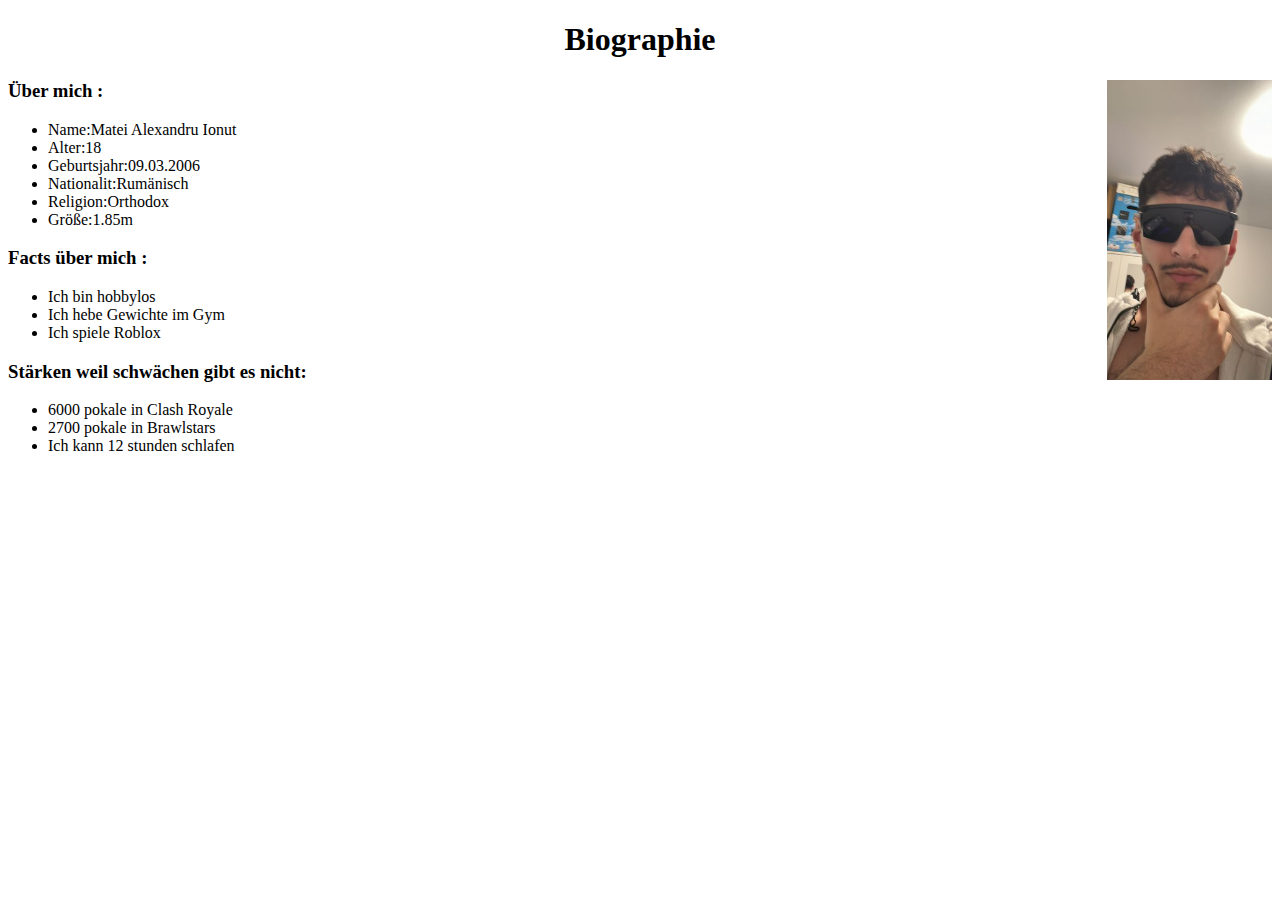
<file: 2024-10-03/index.html>
<!DOCTYPE html>
<html lang="en">

<head>
    <meta charset="UTF-8">
    <meta name="viewport" content="width=device-width, initial-scale=1.0">
    <title>Portofolio</title>
    <link rel="stylesheet" href="style.css">
</head>

<body>

    <div class="titel">
        <h1>Biographie </h1>
    </div>
    <img src="ich.jpg" alt="Bild" width="165" height="300">
    <h3> Über mich :</h3>
    <ul>
        <li>Name:Matei Alexandru Ionut </li>
        <li>Alter:18</li>
        <li>Geburtsjahr:09.03.2006</li>
        <li>Nationalit:Rumänisch</li>
        <li>Religion:Orthodox</li>
        <li>Größe:1.85m</li>


    </ul>
    <h3>
        Facts über mich :
    </h3>
    <ul>
        <li>Ich bin hobbylos</li>
        <li>Ich hebe Gewichte im Gym</li>
        <li>Ich spiele Roblox</li>

    </ul>
    <h3>Stärken weil schwächen gibt es nicht:</h3>
    <ul>
        <li>6000 pokale in Clash Royale</li>
        <li>2700 pokale in Brawlstars</li>
        <li>Ich kann 12 stunden schlafen</li>

    </ul>
</body>

</html>
</file>
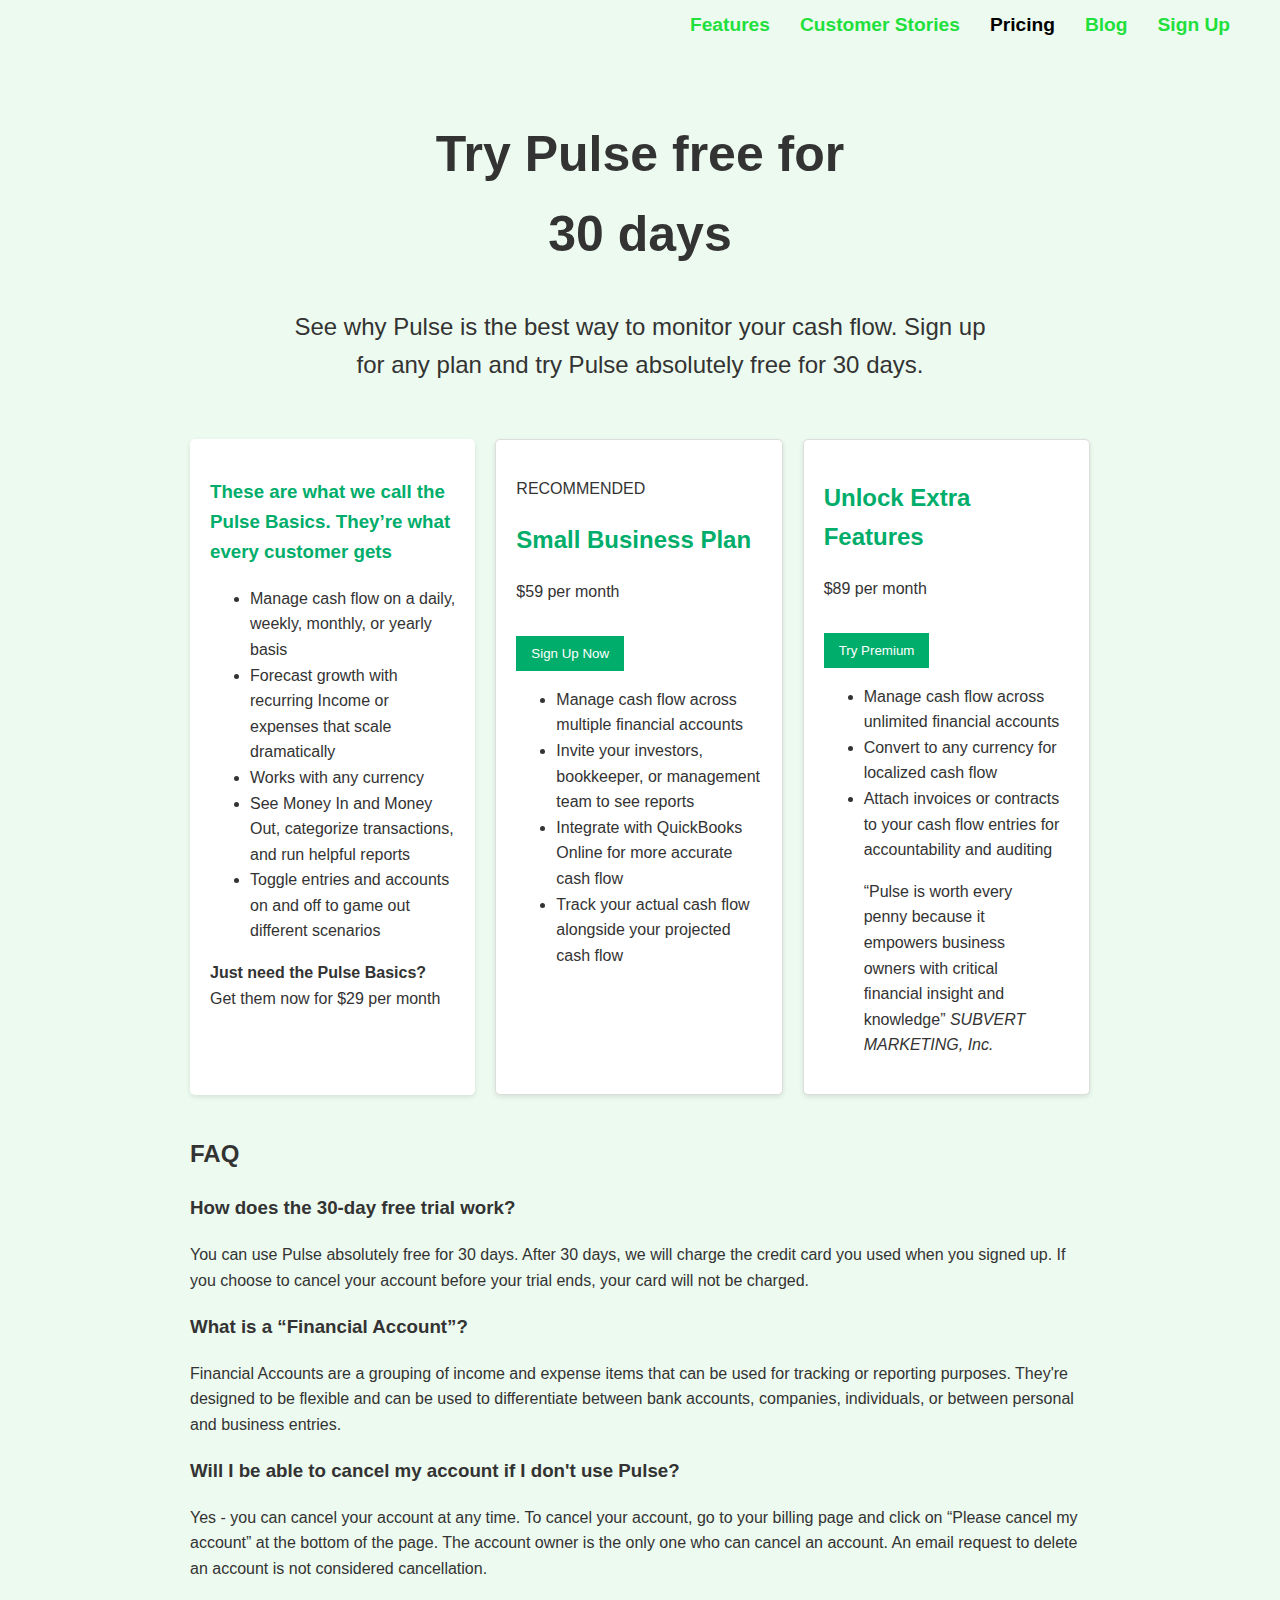
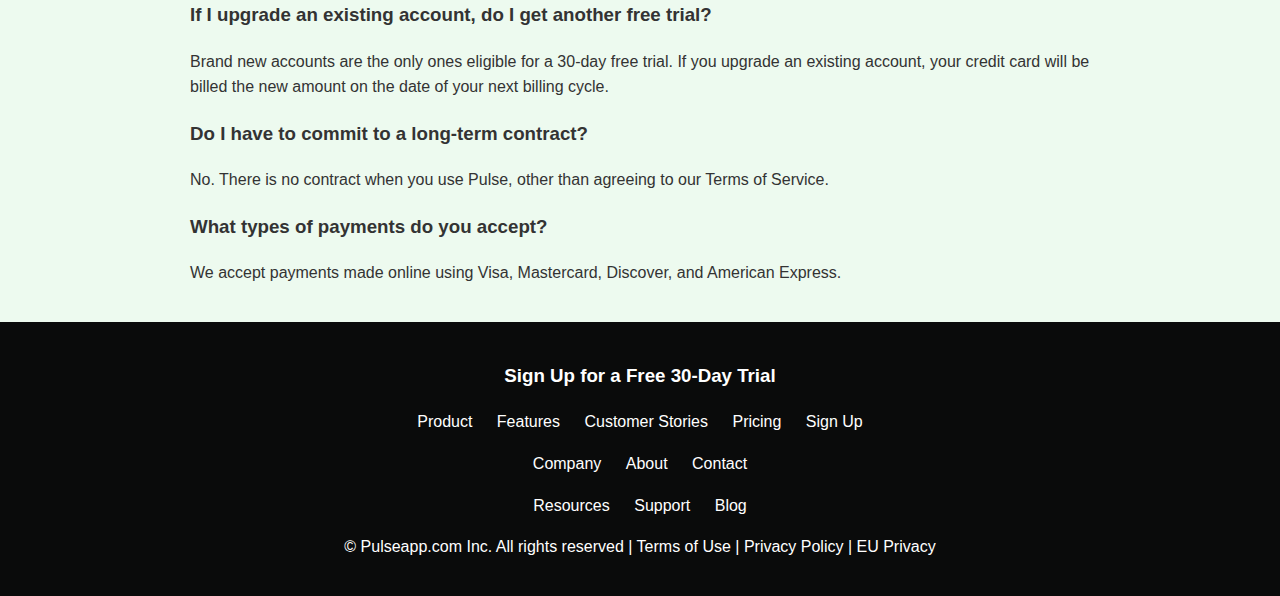
<file: 2024-11-25/index.html>
<!DOCTYPE html>
<html lang="en">

<head>
    <meta charset="UTF-8">
    <meta name="viewport" content="width=device-width, initial-scale=1.0">
    <title>Pulse</title>
    <link rel="stylesheet" href="styles.css">
</head>

<body>
    <header>
        <nav>
            <ul>
                <li><a href="features">Features</a></li>
                <li><a href="customer-stories">Customer Stories</a></li>
                <li><a href="pricing" class="active">Pricing</a></li>
                <li><a href="#">Blog</a></li>
                <li bor><a href="sign-up">Sign Up</a></li>
            </ul>
        </nav>
    </header>
    <main>
        <section class="hero">
            <h1>Try Pulse free for<br> 30 days</h1>
            <p>See why Pulse is the best way to monitor your cash flow. Sign up <br>for any plan and try Pulse
                absolutely
                free for 30 days.</p>
        </section>
        <section class="pricing">
            <div class="plan basics">
                <h3>These are what we call the Pulse Basics. They’re what every customer gets</h3>
                <ul>
                    <li>Manage cash flow on a daily, weekly, monthly, or yearly basis</li>
                    <li>Forecast growth with recurring Income or expenses that scale dramatically</li>
                    <li>Works with any currency</li>
                    <li>See Money In and Money Out, categorize transactions, and run helpful reports</li>
                    <li>Toggle entries and accounts on and off to game out different scenarios</li>
                </ul>
                <p><strong>Just need the Pulse Basics?</strong> Get them now for $29 per month</p>
            </div>
            <div class="plan recommended">
                <p>RECOMMENDED</p>
                <h2>Small Business Plan</h2>
                <p>$59 per month</p>

                <button>Sign Up Now</button>
                <ul>
                    <li>Manage cash flow across multiple financial accounts</li>
                    <li>Invite your investors, bookkeeper, or management team to see reports</li>
                    <li>Integrate with QuickBooks Online for more accurate cash flow</li>
                    <li>Track your actual cash flow alongside your projected cash flow</li>
                </ul>
            </div>
            <div class="plan premium">
                <h2>Unlock Extra Features</h2>
                <p>$89 per month</p>
                <button>Try Premium</button>
                <ul>
                    <li>Manage cash flow across unlimited financial accounts</li>
                    <li>Convert to any currency for localized cash flow</li>
                    <li>Attach invoices or contracts to your cash flow entries for accountability and auditing</li>
                </ul>
                <blockquote>
                    “Pulse is worth every penny because it empowers business owners with critical financial insight and
                    knowledge”
                    <cite>SUBVERT MARKETING, Inc.</cite>
                </blockquote>
            </div>
        </section>
        <section class="faq">
            <h2>FAQ</h2>
            <article>
                <h3>How does the 30-day free trial work?</h3>
                <p>You can use Pulse absolutely free for 30 days. After 30 days, we will charge the credit card you used
                    when you signed up. If you choose to cancel your account before your trial ends, your card will not
                    be charged.</p>
            </article>
            <article>
                <h3>What is a “Financial Account”?</h3>
                <p>Financial Accounts are a grouping of income and expense items that can be used for tracking or
                    reporting purposes. They're designed to be flexible and can be used to differentiate between bank
                    accounts, companies, individuals, or between personal and business entries.</p>
            </article>
            <article>
                <h3>Will I be able to cancel my account if I don't use Pulse?</h3>
                <p>Yes - you can cancel your account at any time. To cancel your account, go to your billing page and
                    click on “Please cancel my account” at the bottom of the page. The account owner is the only one who
                    can cancel an account. An email request to delete an account is not considered cancellation.</p>
            </article>
            <article>
                <h3>If I upgrade an existing account, do I get another free trial?</h3>
                <p>Brand new accounts are the only ones eligible for a 30-day free trial. If you upgrade an existing
                    account, your credit card will be billed the new amount on the date of your next billing cycle.</p>
            </article>
            <article>
                <h3>Do I have to commit to a long-term contract?</h3>
                <p>No. There is no contract when you use Pulse, other than agreeing to our Terms of Service.</p>
            </article>
            <article>
                <h3>What types of payments do you accept?</h3>
                <p>We accept payments made online using Visa, Mastercard, Discover, and American Express.</p>
            </article>
        </section>
    </main>
    <footer>
        <div>
            <h3>Sign Up for a Free 30-Day Trial</h3>
        </div>
        <div>
            <ul>
                <li><a href="features">Product</a></li>
                <li><a href="features">Features</a></li>
                <li><a href="customer-stories">Customer Stories</a></li>
                <li><a href="pricing">Pricing</a></li>
                <li><a href="sign-up">Sign Up</a></li>
            </ul>
            <ul>
                <li><a href="about">Company</a></li>
                <li><a href="about">About</a></li>
                <li><a href="contact">Contact</a></li>
            </ul>
            <ul>
                <li><a href="support">Resources</a></li>
                <li><a href="support">Support</a></li>
                <li><a href="blog">Blog</a></li>
            </ul>
        </div>
        <p>&copy; Pulseapp.com Inc. All rights reserved | Terms of Use | Privacy Policy | EU Privacy</p>
    </footer>
</body>

</html>
</file>
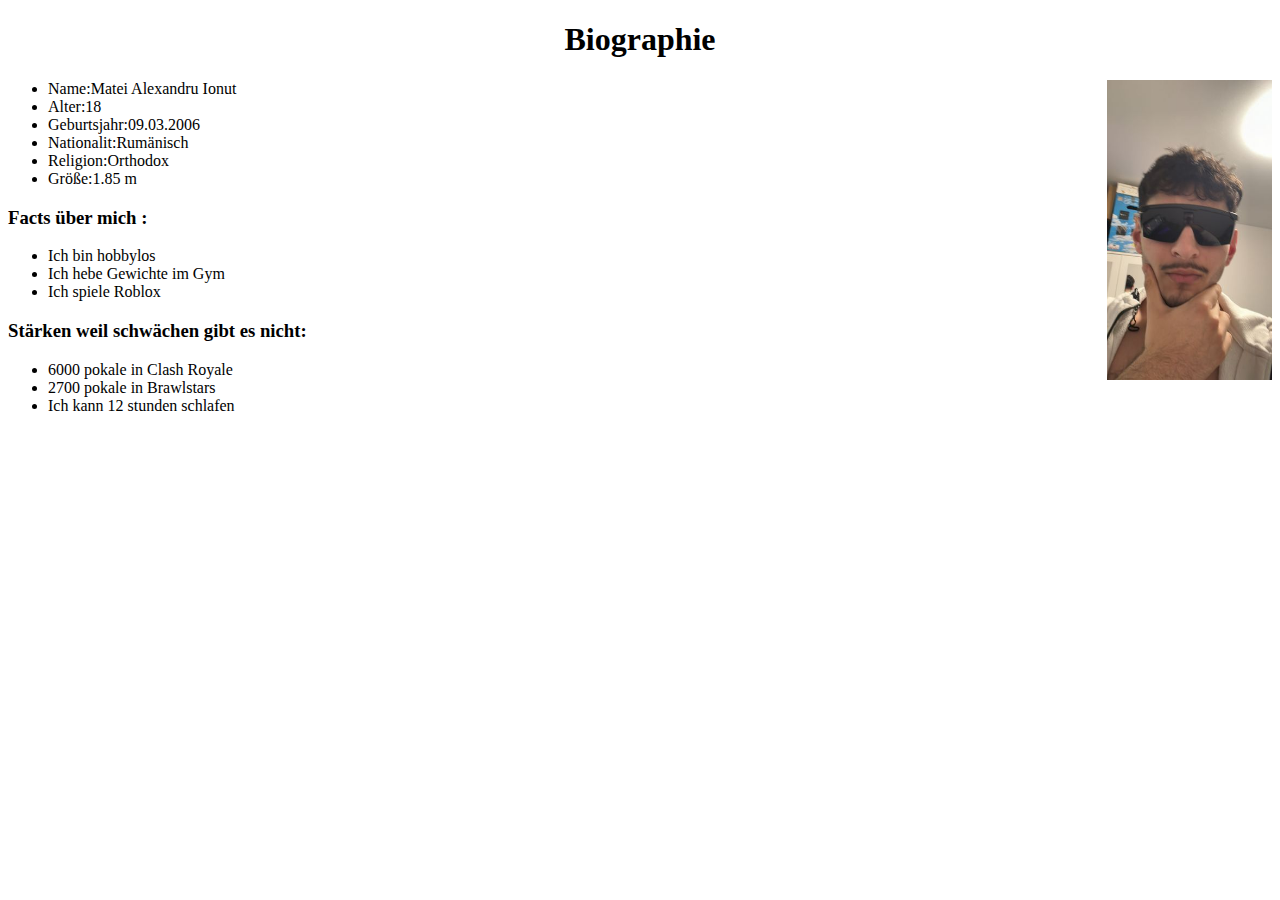
<file: 2024.10.10/index.html>
<!DOCTYPE html>
<html lang="en">

<head>
    <meta charset="UTF-8">
    <meta name="viewport" content="width=device-width, initial-scale=1.0">
    <title>Portofolio</title>
    <link rel="stylesheet" href="style.css">
</head>

<body>

    <div class="titel">
        <h1>Biographie </h1>
    </div>
    <img src="ich.jpg" alt="Bild" width="165" height="300">
    <ul>
        <li>Name:Matei Alexandru Ionut </li>
        <li>Alter:18</li>
        <li>Geburtsjahr:09.03.2006</li>
        <li>Nationalit:Rumänisch</li>
        <li>Religion:Orthodox</li>
        <li>Größe:1.85 m</li>


    </ul>
    <h3>
        Facts über mich :
    </h3>
    <ul>
        <li>Ich bin hobbylos</li>
        <li>Ich hebe Gewichte im Gym</li>
        <li>Ich spiele Roblox</li>

    </ul>
    <h3>Stärken weil schwächen gibt es nicht:</h3>
    <ul>
        <li>6000 pokale in Clash Royale</li>
        <li>2700 pokale in Brawlstars</li>
        <li>Ich kann 12 stunden schlafen</li>

    </ul>
</body>

</html>
</file>
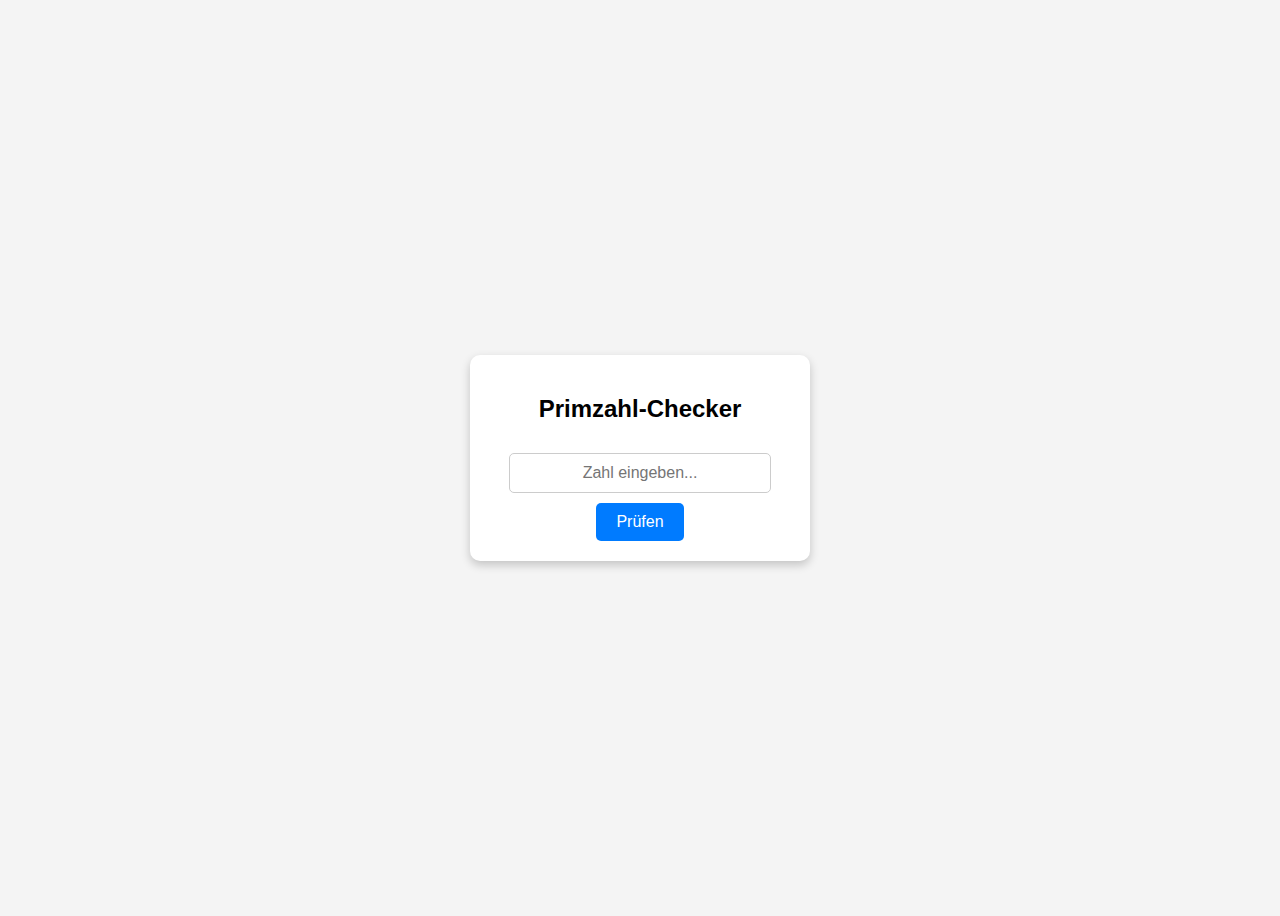
<file: 2025-02-20-prim/index.html>
<!DOCTYPE html>
<html lang="de">
<head>
    <meta charset="UTF-8">
    <meta name="viewport" content="width=device-width, initial-scale=1.0">
    <title>Primäre zahlen uberpfrufen</title>
    <link rel="stylesheet" href="style.css">
    <link rel="java" href="java.js">
</head>
<body>
    <div class="container">
        <h2>Primzahl-Checker</h2>
        <input type="text" id="numberInput" placeholder="Zahl eingeben...">
        <button onclick="checkPrime()">Prüfen</button>
        <div id="resultMessage" class="message"></div>
    </div>
    <script src="java.js"></script>
</body>
</html>
</file>
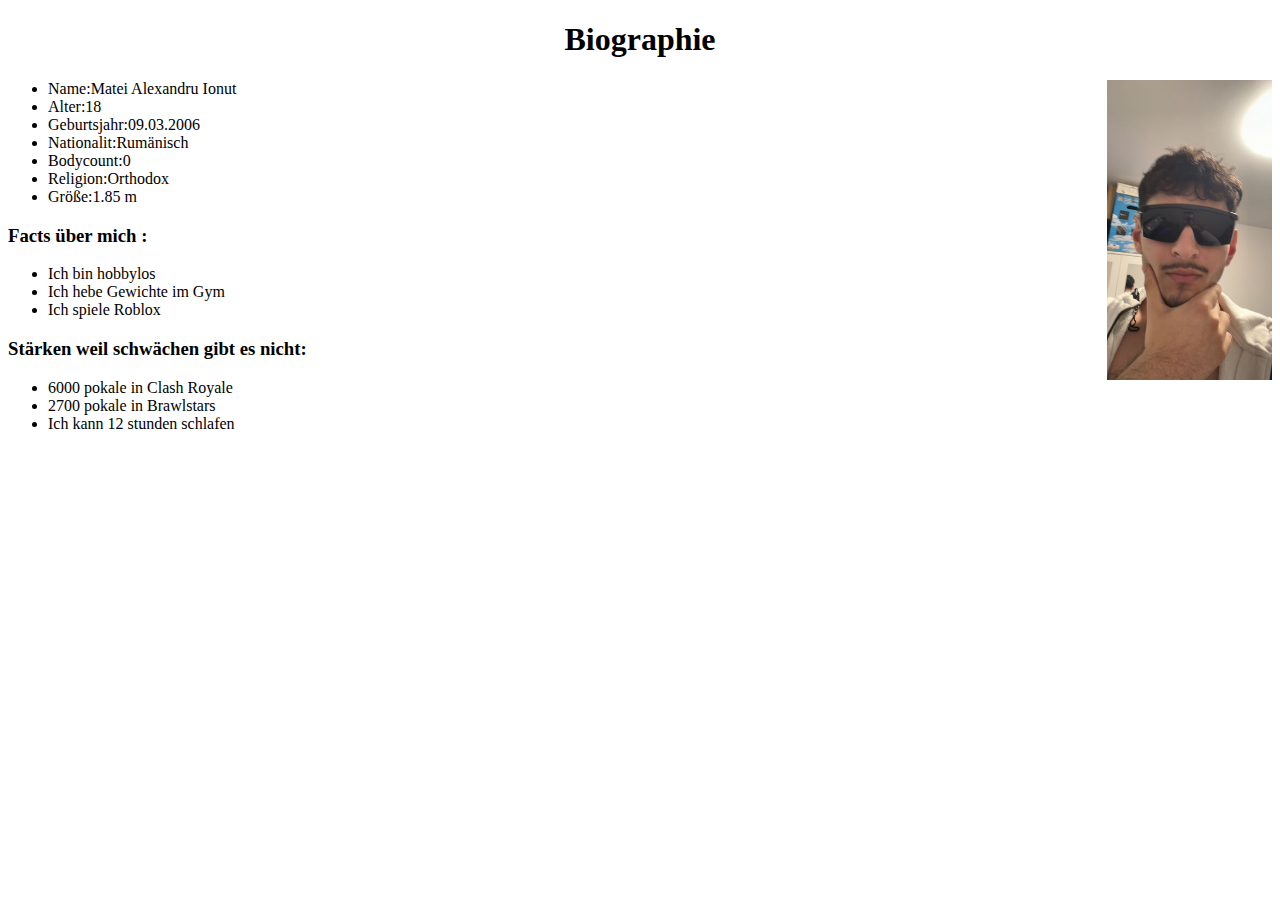
<file: 26.09.24/index.html>
<!DOCTYPE html>
<html lang="en">

<head>
    <meta charset="UTF-8">
    <meta name="viewport" content="width=device-width, initial-scale=1.0">
    <title>Portofolio</title>
    <link rel="stylesheet" href="style.css">
</head>

<body>
    
    <div class="titel">
        <h1>Biographie </h1>
    </div>
    <img src="ich.jpg" alt="Bild" width="165" height="300">
    <ul>
        <li>Name:Matei Alexandru Ionut </li>
        <li>Alter:18</li>
        <li>Geburtsjahr:09.03.2006</li>
        <li>Nationalit:Rumänisch</li>
        <li>Bodycount:0</li>
        <li>Religion:Orthodox</li>
        <li>Größe:1.85 m</li>
        
        
    </ul>
    <h3>
        Facts über mich :
    </h3>
    <ul>
        <li>Ich bin hobbylos</li>
        <li>Ich hebe Gewichte im Gym</li>
        <li>Ich spiele Roblox</li>
        
    </ul>
    <h3>Stärken weil schwächen gibt es nicht:</h3>
    <ul>
        <li>6000 pokale in Clash Royale</li>
        <li>2700 pokale in Brawlstars</li>
        <li>Ich kann 12 stunden schlafen</li>
        
    </ul>
</body>

</html>
</file>
<file: 2024-10-03/style.css>
.titel {
    text-align: center;

}

img {
    float: right;
}
</file>
<file: 2024-11-25/styles.css>
body {
    font-family: Arial, sans-serif;
    line-height: 1.6;
    margin: 0;
    padding: 0;
    color: #333;
    background-color: #f9f9f9;
    background-color: #9ae2a52e;
}


header {
    padding: 10px 0;
    font-size: larger;
}

header nav ul {
    display: flex;
    justify-content: center;
    list-style: none;
    margin: 0;
    padding: 0;
    padding-left: 50%;
}

header nav ul li {
    margin: 0 15px;
}

header nav ul li a {
    text-decoration: none;
    color: #1fe03c;
    font-weight: bold;
}

header nav ul li a.active {
    color: #000;
}

main {
    max-width: 900px;
    margin: 0 auto;
    padding: 20px;
}

.hero {
    text-align: center;
    padding: 10px;
    text: size adjust 1000px;

}

.hero h1 {
    font-size: 50px;
}

.hero p {

    font-size: x-large;
}

.pricing {
    display: flex;
    gap: 20px;
    justify-content: space-between;
    margin: 20px 0;
}

.plan {
    background: #fff;
    border: 1px solid #ddd;
    border-radius: 5px;
    padding: 20px;
    width: 30%;
    box-shadow: 0 2px 5px rgba(0, 0, 0, 0.1);
}

.plan h2,
.plan h3 {
    color: #00ad6a;
}

.plan.basics {
    border: 0;
}



.plan button {
    background-color: #00ad6a;
    color: #fff;
    border: none;
    padding: 10px 15px;
    cursor: pointer;
    margin-top: 15px;
}

.plan button:hover {
    background-color: #00ad6a;
}


.faq h2 {
    margin-top: 40px;
    text-align: left;
}

footer {
    background-color: #0a0b0b;
    color: #fff;
    text-align: center;
    padding: 20px 0;
}

footer ul {
    list-style: none;
    padding: 0;
}

footer ul li {
    display: inline;
    margin: 0 10px;
}

footer ul li a {
    color: #fff;
    text-decoration: none;
}

footer ul li a:hover {
    text-decoration: underline;
}
</file>
<file: 2024.10.10/style.css>
.titel{
    text-align: center;
    
}
body{
    border-width: 2px;
    border-color: black;
    border-radius: 2px;
}
img{
    float: right;
}
</file>
<file: 2025-02-20-prim/style.css>
body {
    display: flex;
    justify-content: center;
    align-items: center;
    height: 100vh;
    background-color: #f4f4f4;
    font-family: Arial, sans-serif;
}
.container {
    background: white;
    padding: 20px;
    border-radius: 10px;
    box-shadow: 0px 4px 10px rgba(0, 0, 0, 0.2);
    text-align: center;
    width: 300px;
}
input {
    width: 80%;
    padding: 10px;
    margin-top: 10px;
    border: 1px solid #ccc;
    border-radius: 5px;
    font-size: 16px;
    text-align: center;
}
button {
    margin-top: 10px;
    padding: 10px 20px;
    background-color: #007bff;
    color: white;
    border: none;
    border-radius: 5px;
    font-size: 16px;
    cursor: pointer;
}
button:hover {
    background-color: #0056b3;
}
.message {
    margin-top: 15px;
    padding: 10px;
    font-size: 18px;
    font-weight: bold;
    display: none; /* Anfangs versteckt */
    border-radius: 5px;
}
.success {
    background-color: #28a745;
    color: white;
}
.error {
    background-color: #dc3545;
    color: white;
}
.warning {
    background-color: #ffc107;
    color: black;
}
</file>
<file: 26.09.24/style.css>
.titel{
    text-align: center;
    
}
body{
    border-width: 2px;
    border-color: black;
    border-radius: 2px;
}
img{
    float: right;
}
</file>
